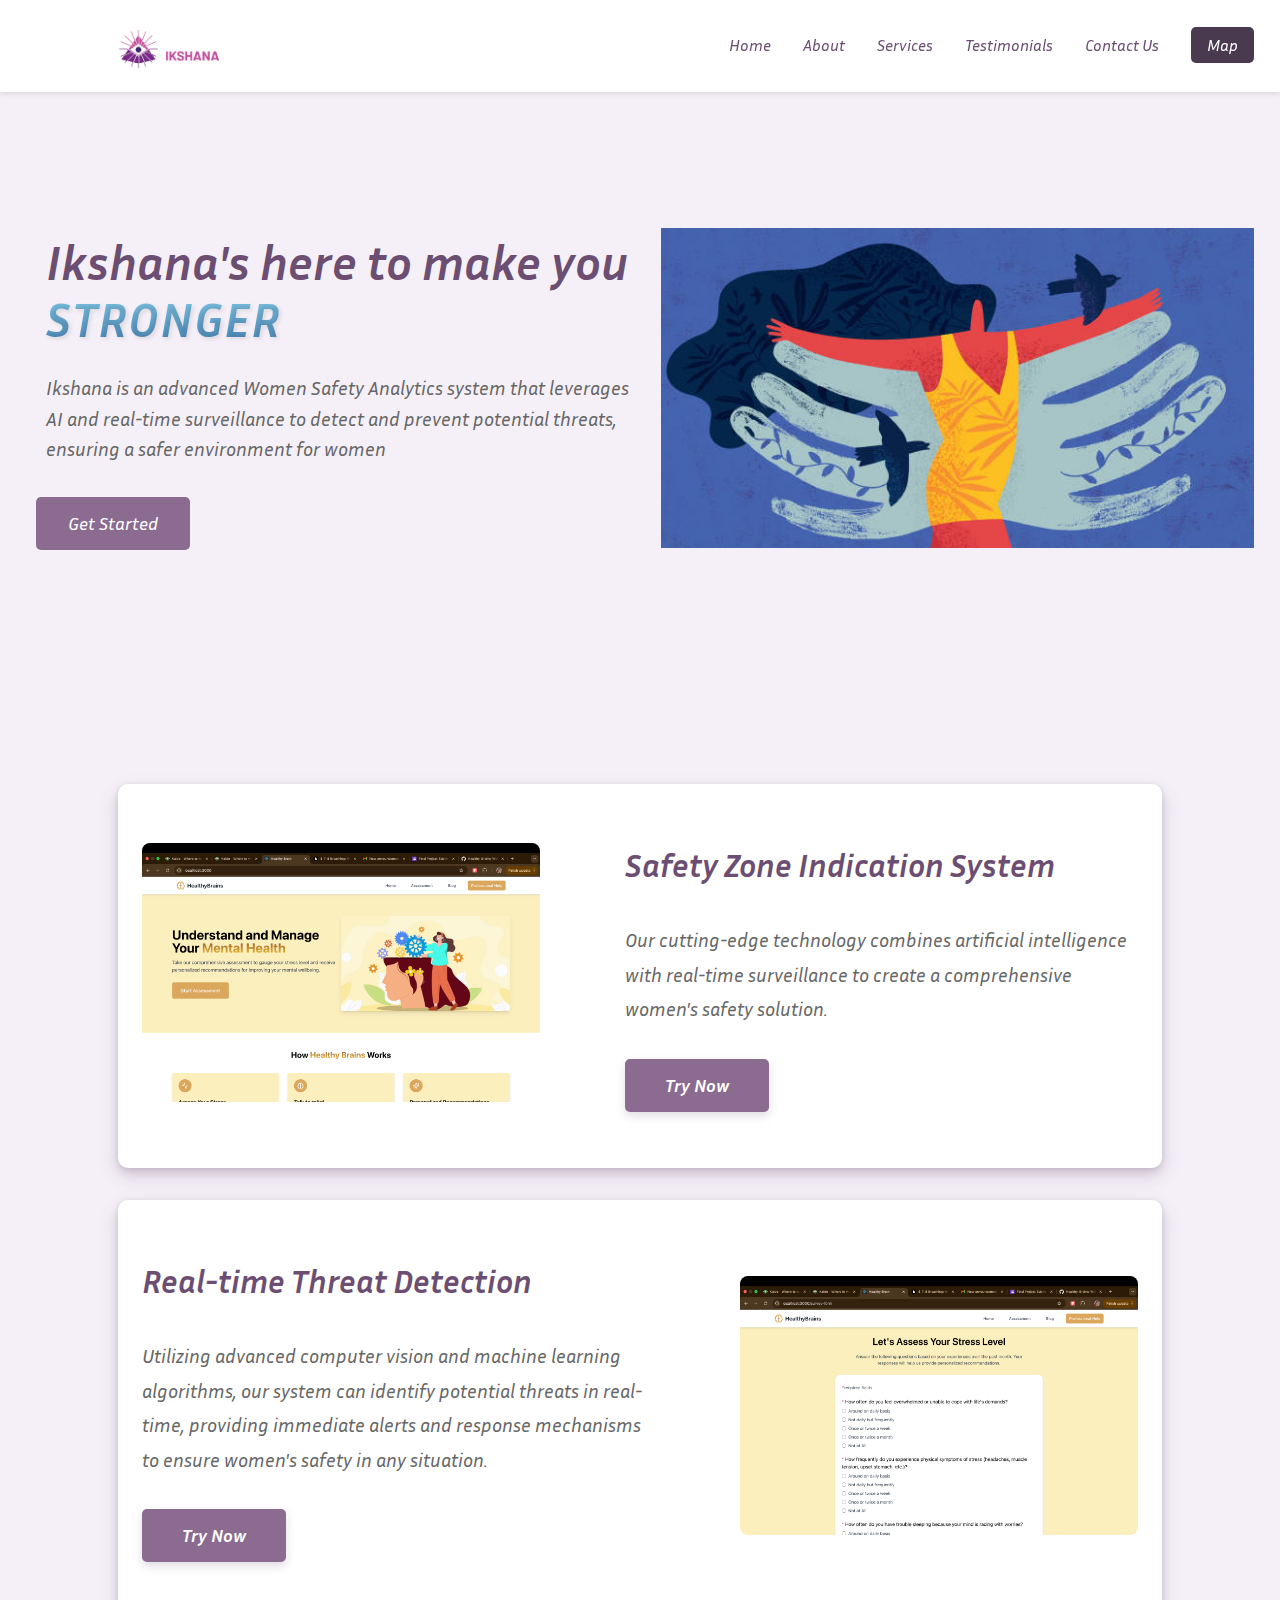
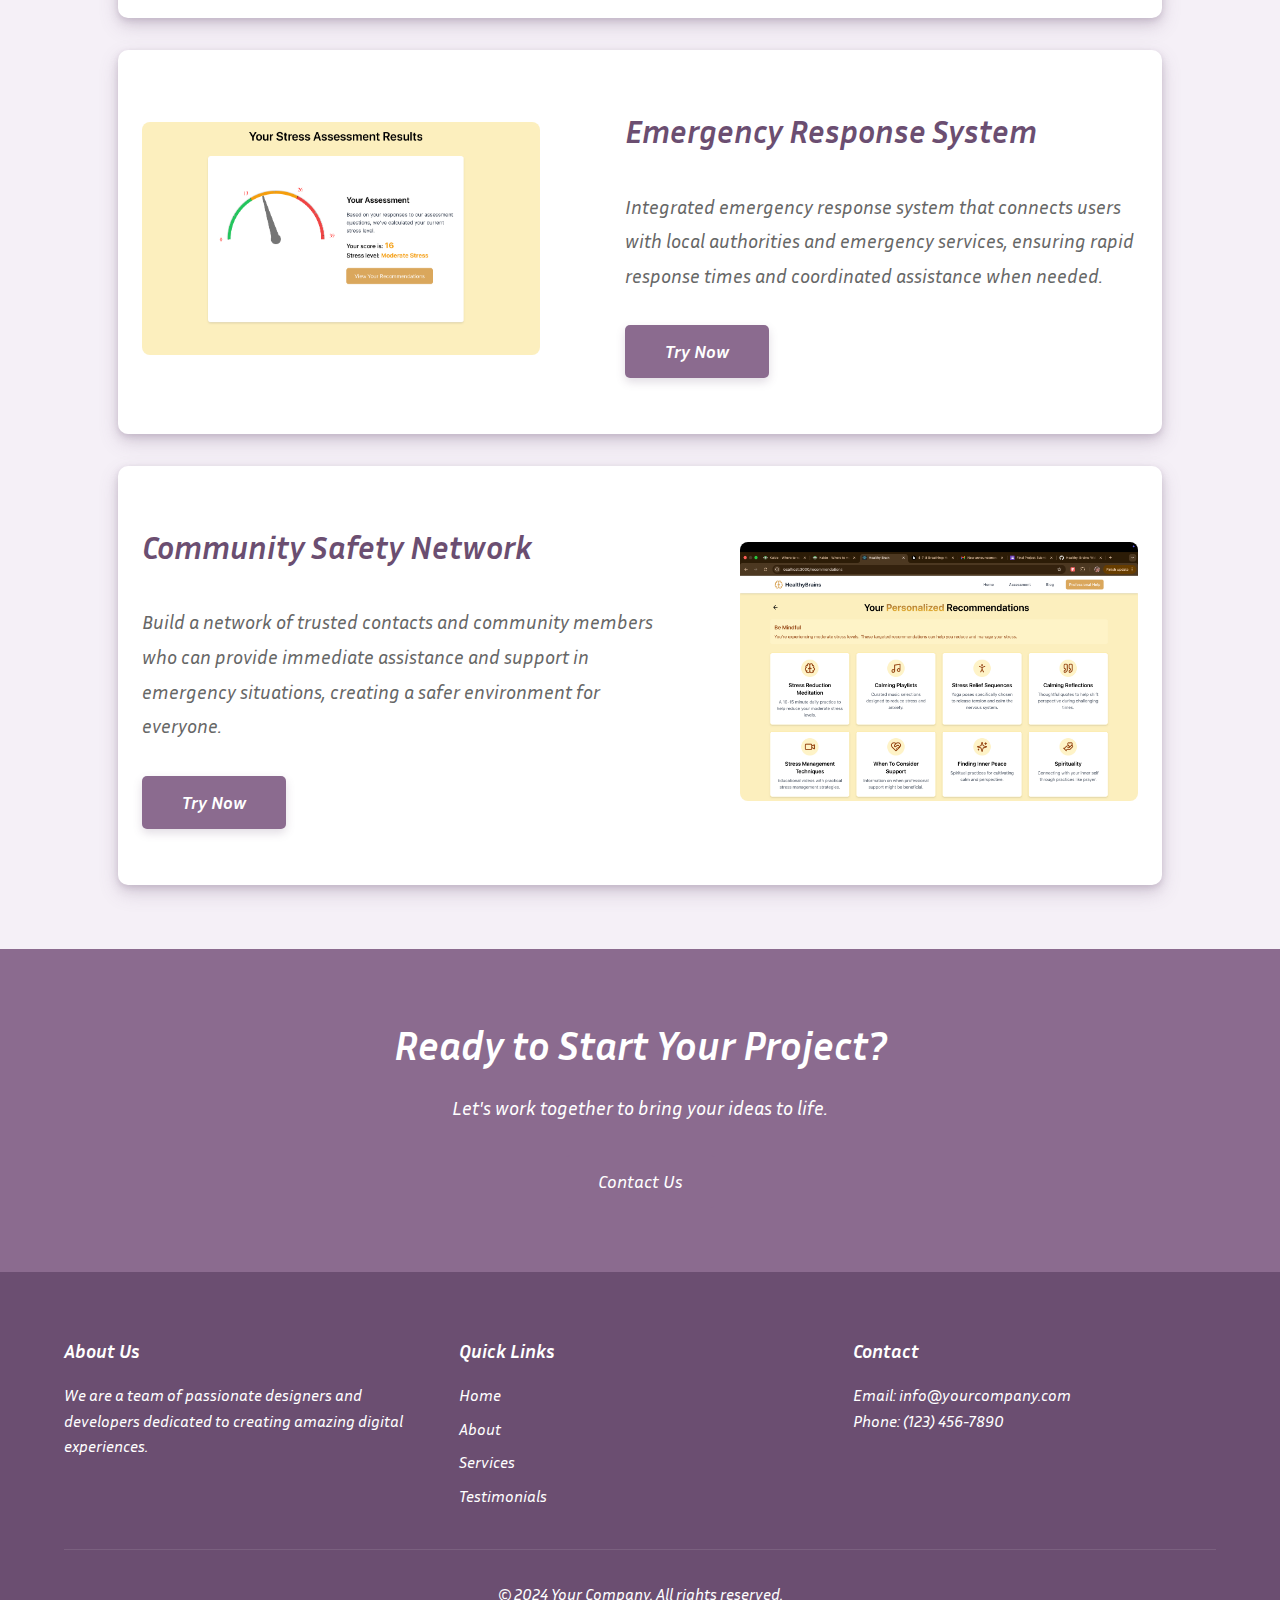
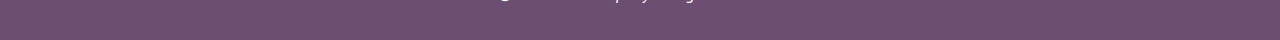
<file: index.html>
<!DOCTYPE html>
<html lang="en">

<head>
    <meta charset="UTF-8">
    <meta name="viewport" content="width=device-width, initial-scale=1.0">
    <title>Web Development Company</title>
    <link rel="preconnect" href="https://fonts.googleapis.com">
    <link rel="preconnect" href="https://fonts.gstatic.com" crossorigin>
    <link href="https://fonts.googleapis.com/css2?family=Inria+Sans:ital@0;1&display=swap" rel="stylesheet">
    <link rel="stylesheet" href="styles.css">
    <link rel="stylesheet" href="https://cdnjs.cloudflare.com/ajax/libs/font-awesome/6.0.0/css/all.min.css">
</head>

<body>
    <header>
        <nav>
            <div class="logo">
                <img src="logo.png" alt="Company Logo" class="logo-img">
            </div>
            <ul class="nav-links">
                <li><a href="#home">Home</a></li>
                <li><a href="#about">About</a></li>
                <li><a href="#services">Services</a></li>
                <li><a href="#testimonials">Testimonials</a></li>
                <li><a href="#contact">Contact Us</a></li>
                <li><a href="#map" class="map-link">Map</a></li>
            </ul>
        </nav>
    </header>

    <main>
        <section class="hero">
            <div class="hero-content">
                <h1>Ikshana's here to make you <span class="gradient-text">STRONGER</span></h1>
                <p>Ikshana is an advanced Women Safety Analytics system that leverages AI and real-time surveillance to
                    detect and prevent potential threats, ensuring a safer environment for women</p>
                <button class="cta-button">Get Started</button>
            </div>
            <div class="hero-image">
                <img src="herotr.jpg" alt="hero image">
            </div>
        </section>

        <section class="features">
            <div class="feature-long-box">
                <div class="feature-image">
                    <img src="demo1.png" alt="Feature Image">
                </div>
                <div class="feature-text">
                    <h3>Safety Zone Indication System</h3>
                    <p>Our cutting-edge technology combines artificial intelligence with real-time surveillance to create a comprehensive women's safety solution.</p>
                    <button class="try-now-button">Try Now</button>
                </div>
            </div>

            <div class="feature-long-box reverse">
                <div class="feature-text">
                    <h3>Real-time Threat Detection</h3>
                    <p>Utilizing advanced computer vision and machine learning algorithms, our system can identify potential threats in real-time, providing immediate alerts and response mechanisms to ensure women's safety in any situation.</p>
                    <button class="try-now-button">Try Now</button>
                </div>
                <div class="feature-image">
                    <img src="demo2.png" alt="Threat Detection">
                </div>
            </div>

            <div class="feature-long-box">
                <div class="feature-image">
                    <img src="demo3.png" alt="Emergency Response">
                </div>
                <div class="feature-text">
                    <h3>Emergency Response System</h3>
                    <p>Integrated emergency response system that connects users with local authorities and emergency services, ensuring rapid response times and coordinated assistance when needed.</p>
                    <button class="try-now-button">Try Now</button>
                </div>
            </div>

            <div class="feature-long-box reverse">
                <div class="feature-text">
                    <h3>Community Safety Network</h3>
                    <p>Build a network of trusted contacts and community members who can provide immediate assistance and support in emergency situations, creating a safer environment for everyone.</p>
                    <button class="try-now-button">Try Now</button>
                </div>
                <div class="feature-image">
                    <img src="demo4.png" alt="Community Network">
                </div>
            </div>
        </section>

        <section class="cta-section">
            <h2>Ready to Start Your Project?</h2>
            <p>Let's work together to bring your ideas to life.</p>
            <button class="cta-button">Contact Us</button>
        </section>
    </main>

    <footer>
        <div class="footer-content">
            <div class="footer-section">
                <h4>About Us</h4>
                <p>We are a team of passionate designers and developers dedicated to creating amazing digital
                    experiences.</p>
            </div>
            <div class="footer-section">
                <h4>Quick Links</h4>
                <ul>
                    <li><a href="#home">Home</a></li>
                    <li><a href="#about">About</a></li>
                    <li><a href="#services">Services</a></li>
                    <li><a href="#testimonials">Testimonials</a></li>
                </ul>
            </div>
            <div class="footer-section">
                <h4>Contact</h4>
                <p>Email: info@yourcompany.com</p>
                <p>Phone: (123) 456-7890</p>
            </div>
        </div>
        <div class="footer-bottom">
            <p>&copy; 2024 Your Company. All rights reserved.</p>
        </div>
    </footer>
</body>

</html>
</file>
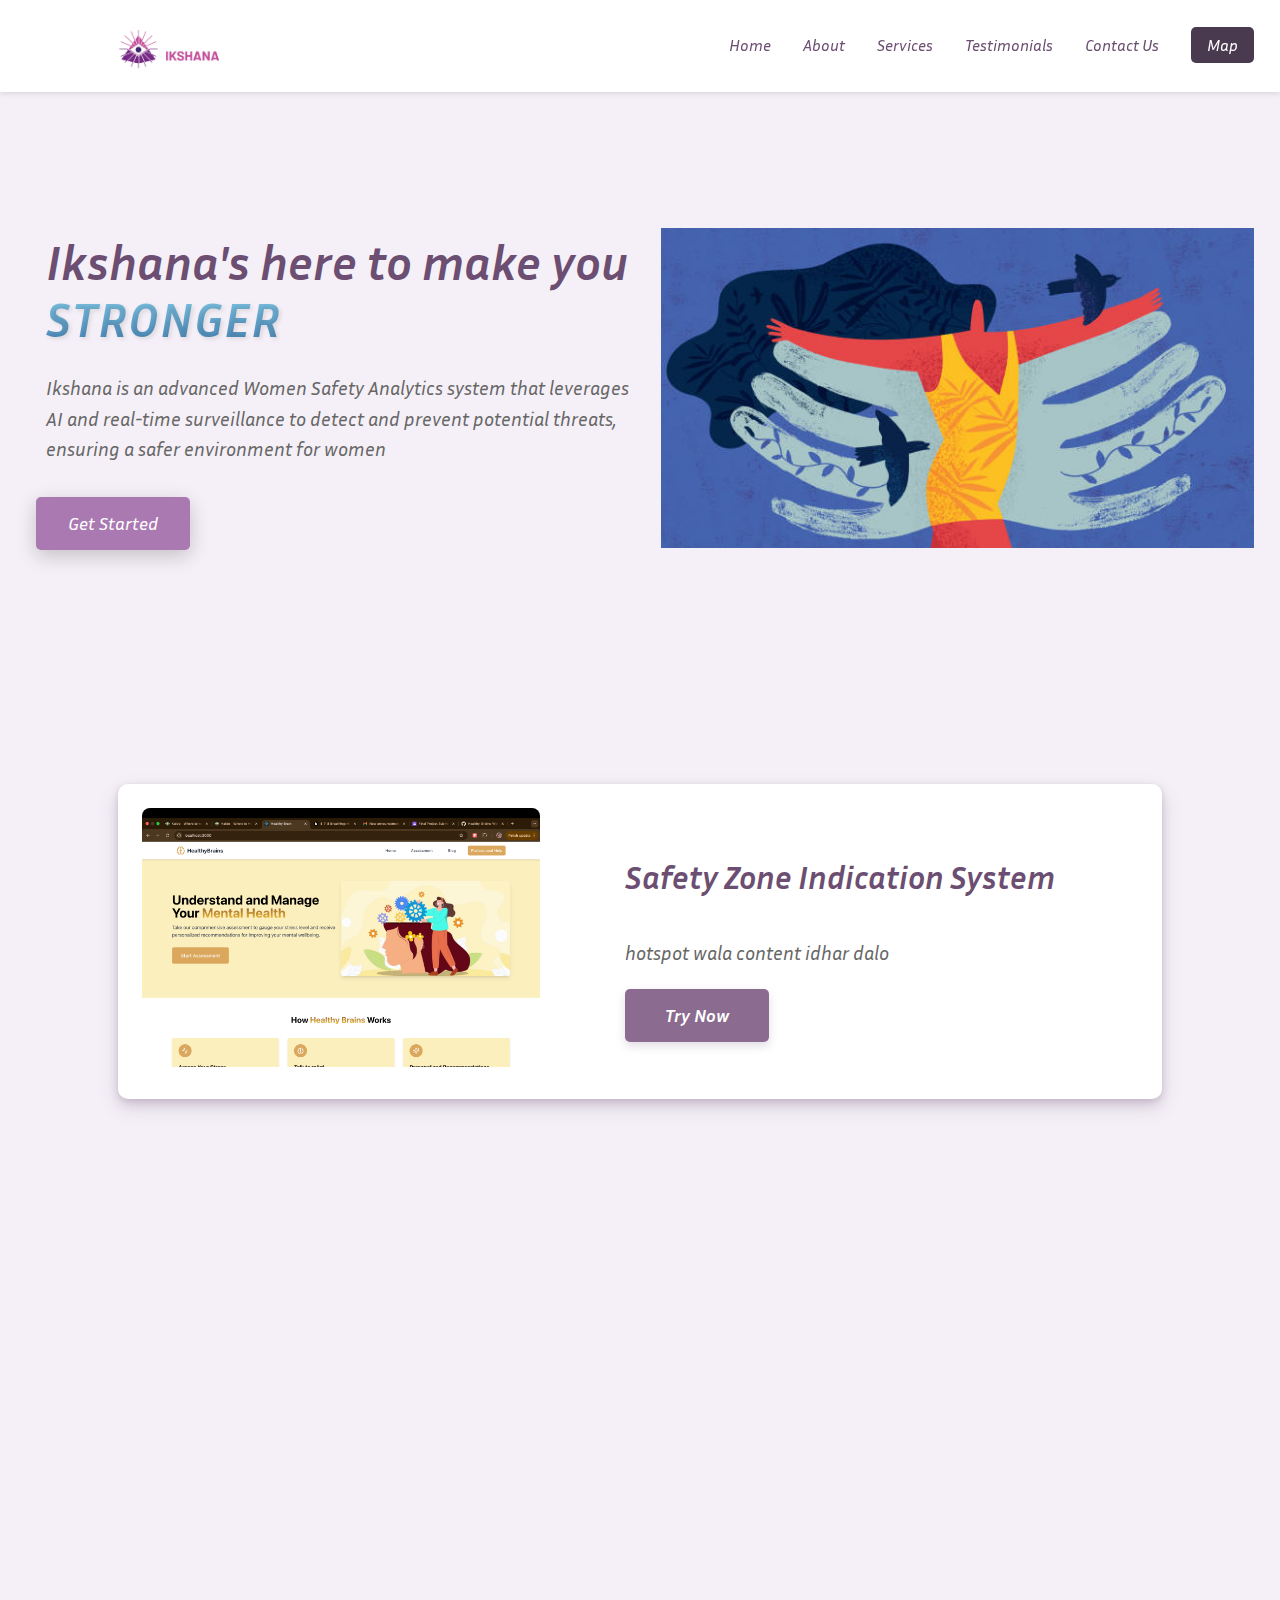
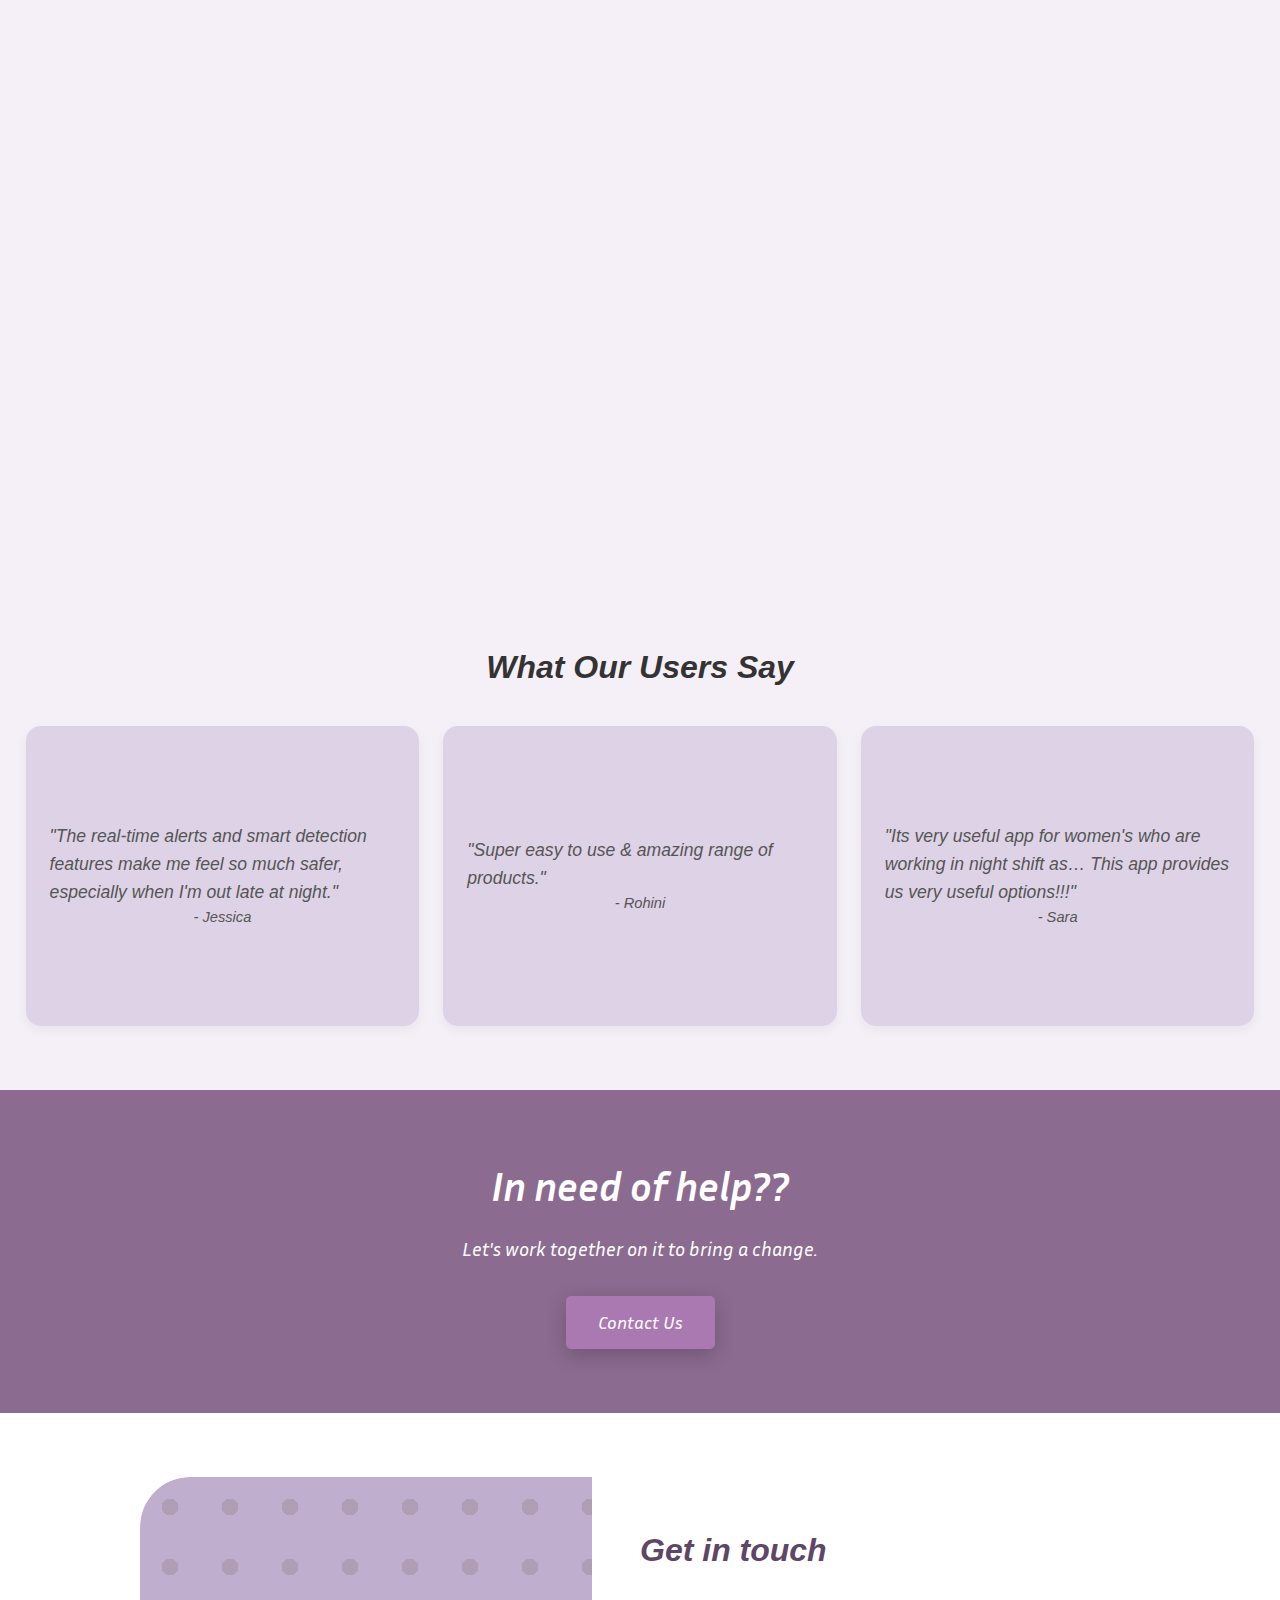
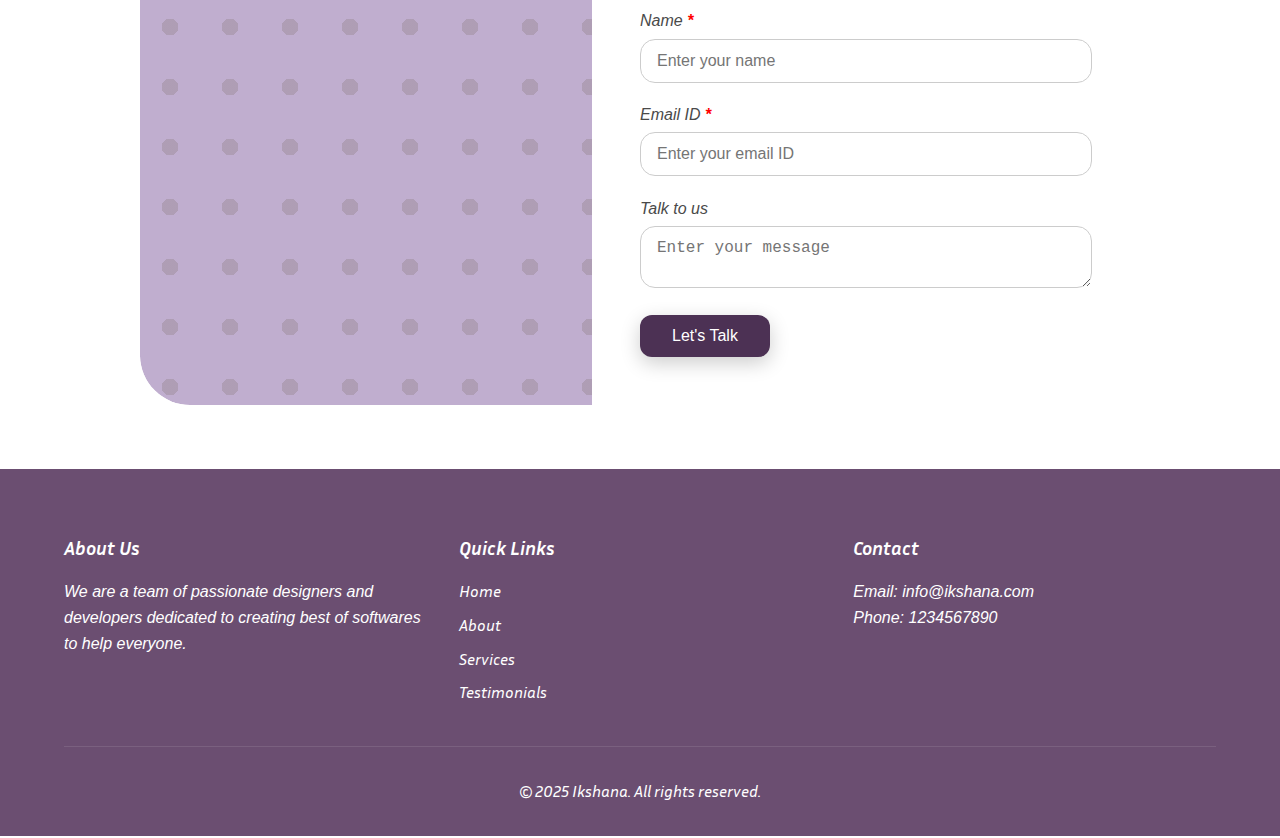
<file: updated/index.html>
<!DOCTYPE html>
<html lang="en">

<head>
    <meta charset="UTF-8">
    <meta name="viewport" content="width=device-width, initial-scale=1.0">
    <title>Web Development Company</title>
    <link rel="preconnect" href="https://fonts.googleapis.com">
    <link rel="preconnect" href="https://fonts.gstatic.com" crossorigin>
    <link href="https://fonts.googleapis.com/css2?family=Inria+Sans:ital@0;1&display=swap" rel="stylesheet">
    <link rel="stylesheet" href="styles.css">
    <link rel="stylesheet" href="https://cdnjs.cloudflare.com/ajax/libs/font-awesome/6.0.0/css/all.min.css">

</head>

<body>
    <script src="script.js"></script>

    <header>
        <nav>
            <div class="logo">
                <img src="logo.png" alt="Company Logo" class="logo-img">
            </div>
            <ul class="nav-links">
                <li><a href="#home">Home</a></li>
                <li><a href="#about">About</a></li>
                <li><a href="#services">Services</a></li>
                <li><a href="#testimonials">Testimonials</a></li>
                <li><a href="#contact">Contact Us</a></li>
                <li><a href="#map" class="map-link">Map</a></li>
            </ul>
        </nav>
    </header>

    <main>
        <section class="hero">
            <div class="hero-content">
                <h1>Ikshana's here to make you <span class="gradient-text">STRONGER</span></h1>
                <p>Ikshana is an advanced Women Safety Analytics system that leverages AI and real-time surveillance to
                    detect and prevent potential threats, ensuring a safer environment for women</p>
                <button class="cta-button">Get Started</button>
            </div>
            <div class="hero-image">
                <img src="herotr.jpg" alt="hero image">
            </div>
        </section>

        <section class="features">
            <div class="feature-long-box">
                <div class="feature-image">
                    <img src="demo1.png" alt="Feature Image">
                </div>
                <div class="feature-text">
                    <h3>Safety Zone Indication System</h3>
                    <p>hotspot wala content idhar dalo</p>
                    <a href="feature1.html" class="try-now-button">Try Now</a>
                </div>
            </div>

            <div class="feature-long-box reverse">
                <div class="feature-text">
                    <h3>SOS</h3>
                    <p>SOS wala idhr</p>
                    <a href="feature2.html" class="try-now-button">Try Now</a>
                </div>
                <div class="feature-image">
                    <img src="demo2.png" alt="Threat Detection">
                </div>
            </div>

            <div class="feature-long-box">
                <div class="feature-image">
                    <img src="demo3.png" alt="Emergency Response">
                </div>
                <div class="feature-text">
                    <h3>Report an area or mishap</h3>
                    <p>report form add</p>
                    <a href="feature3.html" class="try-now-button">Try Now</a>
                </div>
            </div>

            <div class="feature-long-box reverse">
                <div class="feature-text">
                    <h3>Buy our products</h3>
                    <p>safety gadgets</p>
                    <a href="feature4.html" class="try-now-button">Try Now</a>
                </div>
                <div class="feature-image">
                    <img src="demo4.png" alt="Community Network">
                </div>
            </div>
        </section>

        
        <section class="testimonials-flex-section">
            <div class="container">
                <h2>What Our Users Say</h2>
                <div class="testimonial-flex-container">
                    <div class="testimonial-rect">"The real-time alerts and smart detection features make me feel so much safer, especially when I'm out late at night."<br><small>- Jessica</small></div>
                    <div class="testimonial-rect">"Super easy to use & amazing range of products."<br><small>- Rohini</small></div>
                    <div class="testimonial-rect">"Its very useful app for women's who are working in night shift as… This app provides us very useful options!!!"<br><small>- Sara</small></div>
                </div>
            </div>
        </section>

        <section class="cta-section">
            <h2>In need of help??</h2>
            <p>Let's work together on it to bring a change.</p>
            <button class="cta-button">Contact Us</button>
        </section>

        <section class="contact-section">
            <div class="contact-wrapper">
              <div class="contact-bg"></div>
              <div class="contact-form">
                <h2>Get in touch</h2>
                <form>
                  <label for="name">Name <span class="required">*</span></label>
                  <input type="text" id="name" placeholder="Enter your name" required />
          
                  <label for="email">Email ID <span class="required">*</span></label>
                  <input type="email" id="email" placeholder="Enter your email ID" required />
          
                  <label for="message">Talk to us</label>
                  <textarea id="message" placeholder="Enter your message"></textarea>
          
                  <button type="submit">Let's Talk</button>
                </form>
              </div>
            </div>
          </section>          

    </main>

    <footer>
        <div class="footer-content">
            <div class="footer-section">
                <h4>About Us</h4>
                <p>We are a team of passionate designers and developers dedicated to creating best of softwares to help everyone.</p>
            </div>
            <div class="footer-section">
                <h4>Quick Links</h4>
                <ul>
                    <li><a href="#home">Home</a></li>
                    <li><a href="#about">About</a></li>
                    <li><a href="#services">Services</a></li>
                    <li><a href="#testimonials">Testimonials</a></li>
                </ul>
            </div>
            <div class="footer-section">
                <h4>Contact</h4>
                <p>Email: info@ikshana.com</p>
                <p>Phone: 1234567890</p>
            </div>
        </div>
        <div class="footer-bottom">
            <p>&copy; 2025 Ikshana. All rights reserved.</p>
        </div>
    </footer>
</body>

</html>
</file>
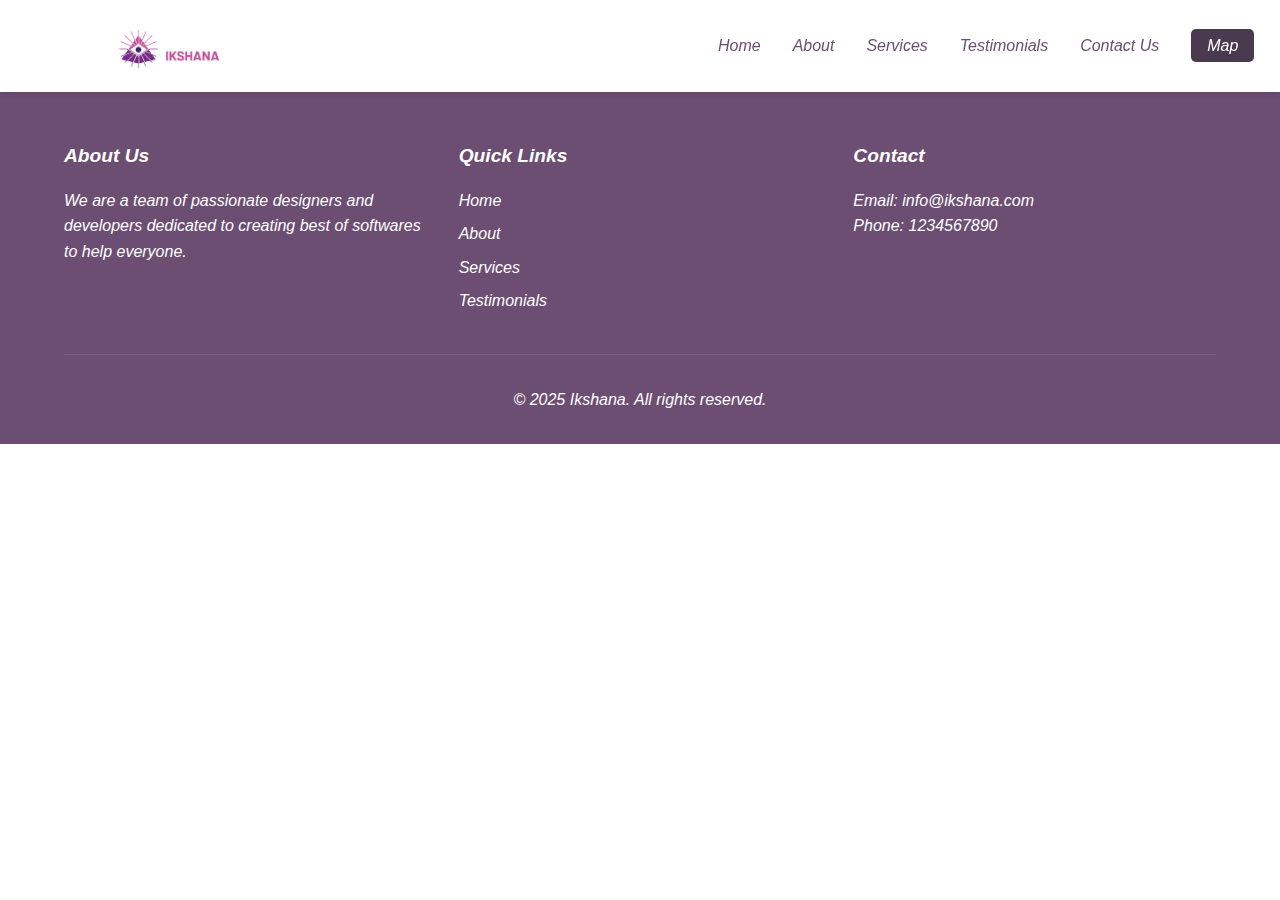
<file: updated/feature1.html>
<!DOCTYPE html>
<html lang="en">
<head>
    <meta charset="UTF-8">
    <meta name="viewport" content="width=device-width, initial-scale=1.0">
    <title>Safety Zone Indication System - Ikshana</title>
    <link rel="stylesheet" href="styles.css">
    <link rel="stylesheet" href="https://cdnjs.cloudflare.com/ajax/libs/font-awesome/6.0.0/css/all.min.css">
</head>
<body>
    <!-- Header -->
    <header>
        <nav>
            <div class="logo">
                <img src="logo.png" alt="Company Logo" class="logo-img">
            </div>
            <ul class="nav-links">
                <li><a href="index.html#home">Home</a></li>
                <li><a href="index.html#about">About</a></li>
                <li><a href="index.html#services">Services</a></li>
                <li><a href="index.html#testimonials">Testimonials</a></li>
                <li><a href="index.html#contact">Contact Us</a></li>
                <li><a href="index.html#map" class="map-link">Map</a></li>
            </ul>
        </nav>
    </header>

    <main>
        <section class="feature-page">
            <h1>Safety Zone Indication System</h1>
            <p>This is the dedicated page for the Safety Zone Indication System feature.</p>
        </section>
    </main>

    <!-- Footer -->
    <footer>
        <div class="footer-content">
            <div class="footer-section">
                <h4>About Us</h4>
                <p>We are a team of passionate designers and developers dedicated to creating best of softwares to help everyone.</p>
            </div>
            <div class="footer-section">
                <h4>Quick Links</h4>
                <ul>
                    <li><a href="index.html#home">Home</a></li>
                    <li><a href="index.html#about">About</a></li>
                    <li><a href="index.html#services">Services</a></li>
                    <li><a href="index.html#testimonials">Testimonials</a></li>
                </ul>
            </div>
            <div class="footer-section">
                <h4>Contact</h4>
                <p>Email: info@ikshana.com</p>
                <p>Phone: 1234567890</p>
            </div>
        </div>
        <div class="footer-bottom">
            <p>&copy; 2025 Ikshana. All rights reserved.</p>
        </div>
    </footer>
</body>
</html>
</file>
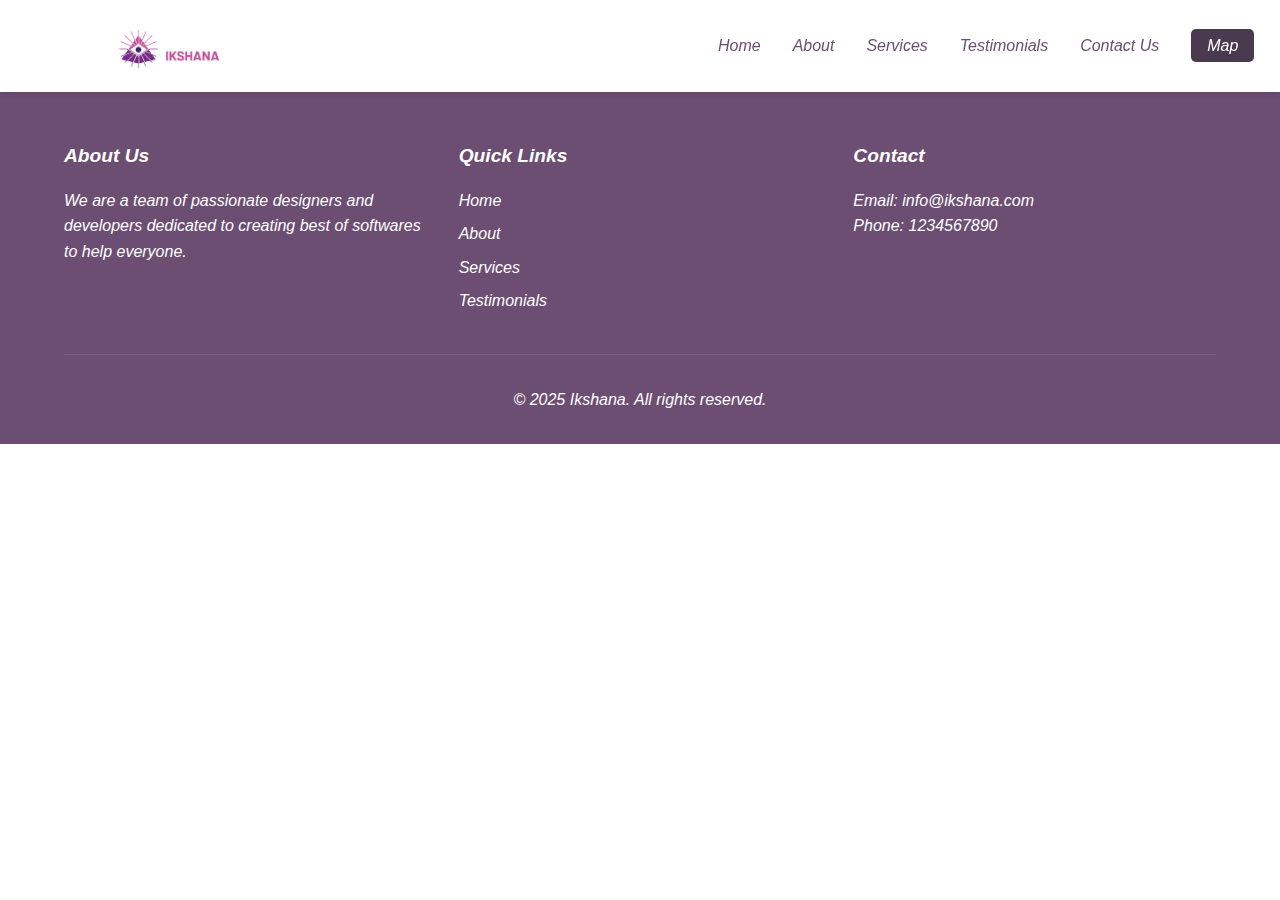
<file: updated/feature2.html>
<!DOCTYPE html>
<html lang="en">
<head>
    <meta charset="UTF-8">
    <meta name="viewport" content="width=device-width, initial-scale=1.0">
    <title>SOS - Ikshana</title>
    <link rel="stylesheet" href="styles.css">
    <link rel="stylesheet" href="https://cdnjs.cloudflare.com/ajax/libs/font-awesome/6.0.0/css/all.min.css">
</head>
<body>
    <!-- Header -->
    <header>
        <nav>
            <div class="logo">
                <img src="logo.png" alt="Company Logo" class="logo-img">
            </div>
            <ul class="nav-links">
                <li><a href="index.html#home">Home</a></li>
                <li><a href="index.html#about">About</a></li>
                <li><a href="index.html#services">Services</a></li>
                <li><a href="index.html#testimonials">Testimonials</a></li>
                <li><a href="index.html#contact">Contact Us</a></li>
                <li><a href="index.html#map" class="map-link">Map</a></li>
            </ul>
        </nav>
    </header>

    <main>
        <section class="feature-page">
            <h1>SOS</h1>
            <p>This is the dedicated page for the SOS feature.</p>
        </section>
    </main>

    <!-- Footer -->
    <footer>
        <div class="footer-content">
            <div class="footer-section">
                <h4>About Us</h4>
                <p>We are a team of passionate designers and developers dedicated to creating best of softwares to help everyone.</p>
            </div>
            <div class="footer-section">
                <h4>Quick Links</h4>
                <ul>
                    <li><a href="index.html#home">Home</a></li>
                    <li><a href="index.html#about">About</a></li>
                    <li><a href="index.html#services">Services</a></li>
                    <li><a href="index.html#testimonials">Testimonials</a></li>
                </ul>
            </div>
            <div class="footer-section">
                <h4>Contact</h4>
                <p>Email: info@ikshana.com</p>
                <p>Phone: 1234567890</p>
            </div>
        </div>
        <div class="footer-bottom">
            <p>&copy; 2025 Ikshana. All rights reserved.</p>
        </div>
    </footer>
</body>
</html>
</file>
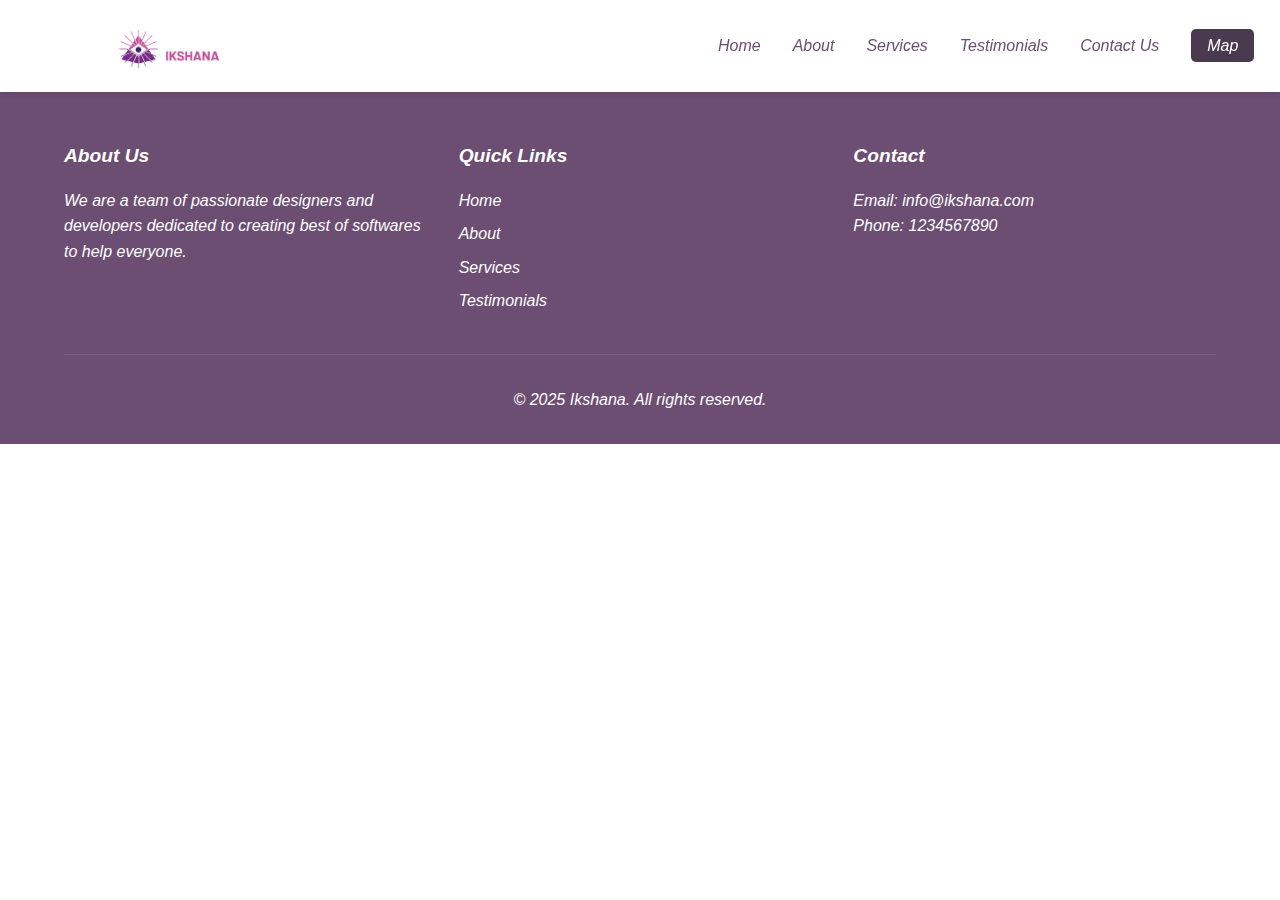
<file: updated/feature3.html>
<!DOCTYPE html>
<html lang="en">
<head>
    <meta charset="UTF-8">
    <meta name="viewport" content="width=device-width, initial-scale=1.0">
    <title>Report an Area or Mishap - Ikshana</title>
    <link rel="stylesheet" href="styles.css">
    <link rel="stylesheet" href="https://cdnjs.cloudflare.com/ajax/libs/font-awesome/6.0.0/css/all.min.css">
</head>
<body>
    <!-- Header -->
    <header>
        <nav>
            <div class="logo">
                <img src="logo.png" alt="Company Logo" class="logo-img">
            </div>
            <ul class="nav-links">
                <li><a href="index.html#home">Home</a></li>
                <li><a href="index.html#about">About</a></li>
                <li><a href="index.html#services">Services</a></li>
                <li><a href="index.html#testimonials">Testimonials</a></li>
                <li><a href="index.html#contact">Contact Us</a></li>
                <li><a href="index.html#map" class="map-link">Map</a></li>
            </ul>
        </nav>
    </header>

    <main>
        <section class="feature-page">
            <h1>Report an Area or Mishap</h1>
            <p>This is the dedicated page for reporting an area or mishap.</p>
        </section>
    </main>

    <!-- Footer -->
    <footer>
        <div class="footer-content">
            <div class="footer-section">
                <h4>About Us</h4>
                <p>We are a team of passionate designers and developers dedicated to creating best of softwares to help everyone.</p>
            </div>
            <div class="footer-section">
                <h4>Quick Links</h4>
                <ul>
                    <li><a href="index.html#home">Home</a></li>
                    <li><a href="index.html#about">About</a></li>
                    <li><a href="index.html#services">Services</a></li>
                    <li><a href="index.html#testimonials">Testimonials</a></li>
                </ul>
            </div>
            <div class="footer-section">
                <h4>Contact</h4>
                <p>Email: info@ikshana.com</p>
                <p>Phone: 1234567890</p>
            </div>
        </div>
        <div class="footer-bottom">
            <p>&copy; 2025 Ikshana. All rights reserved.</p>
        </div>
    </footer>
</body>
</html>
</file>
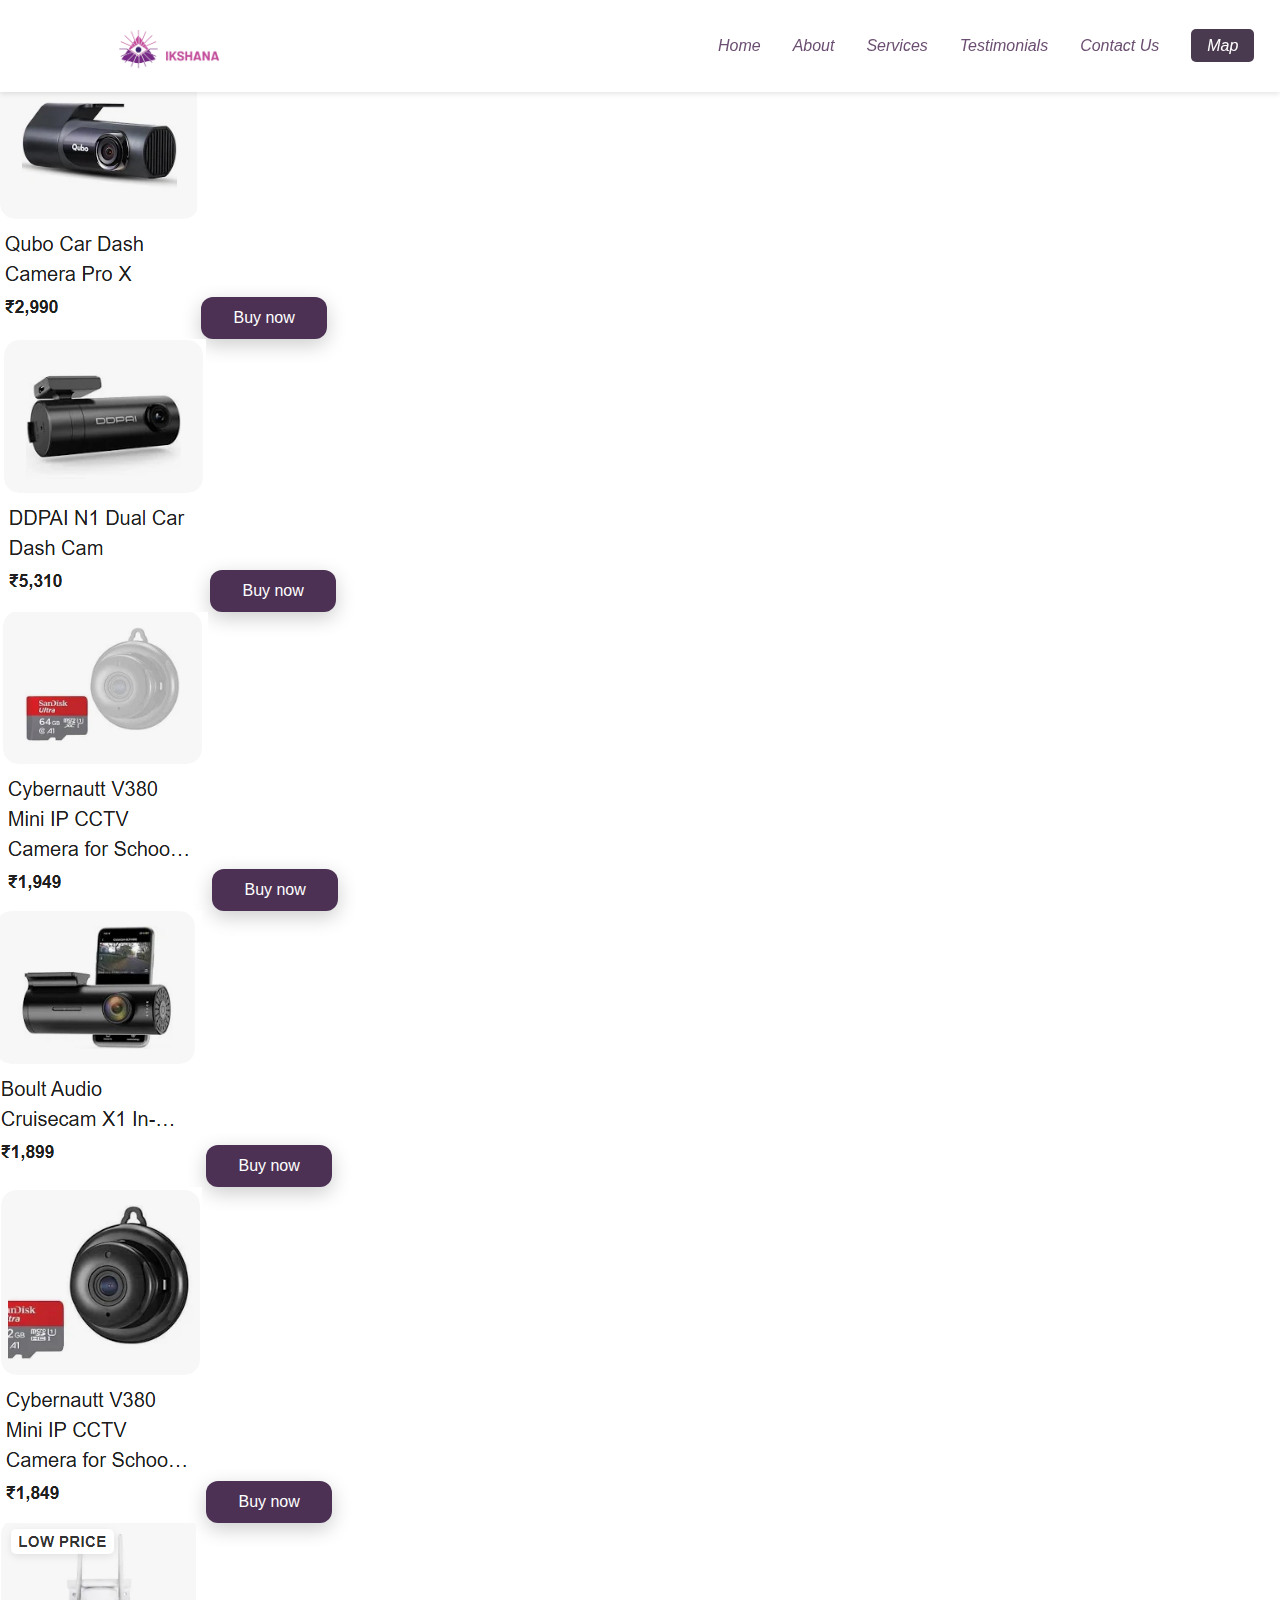
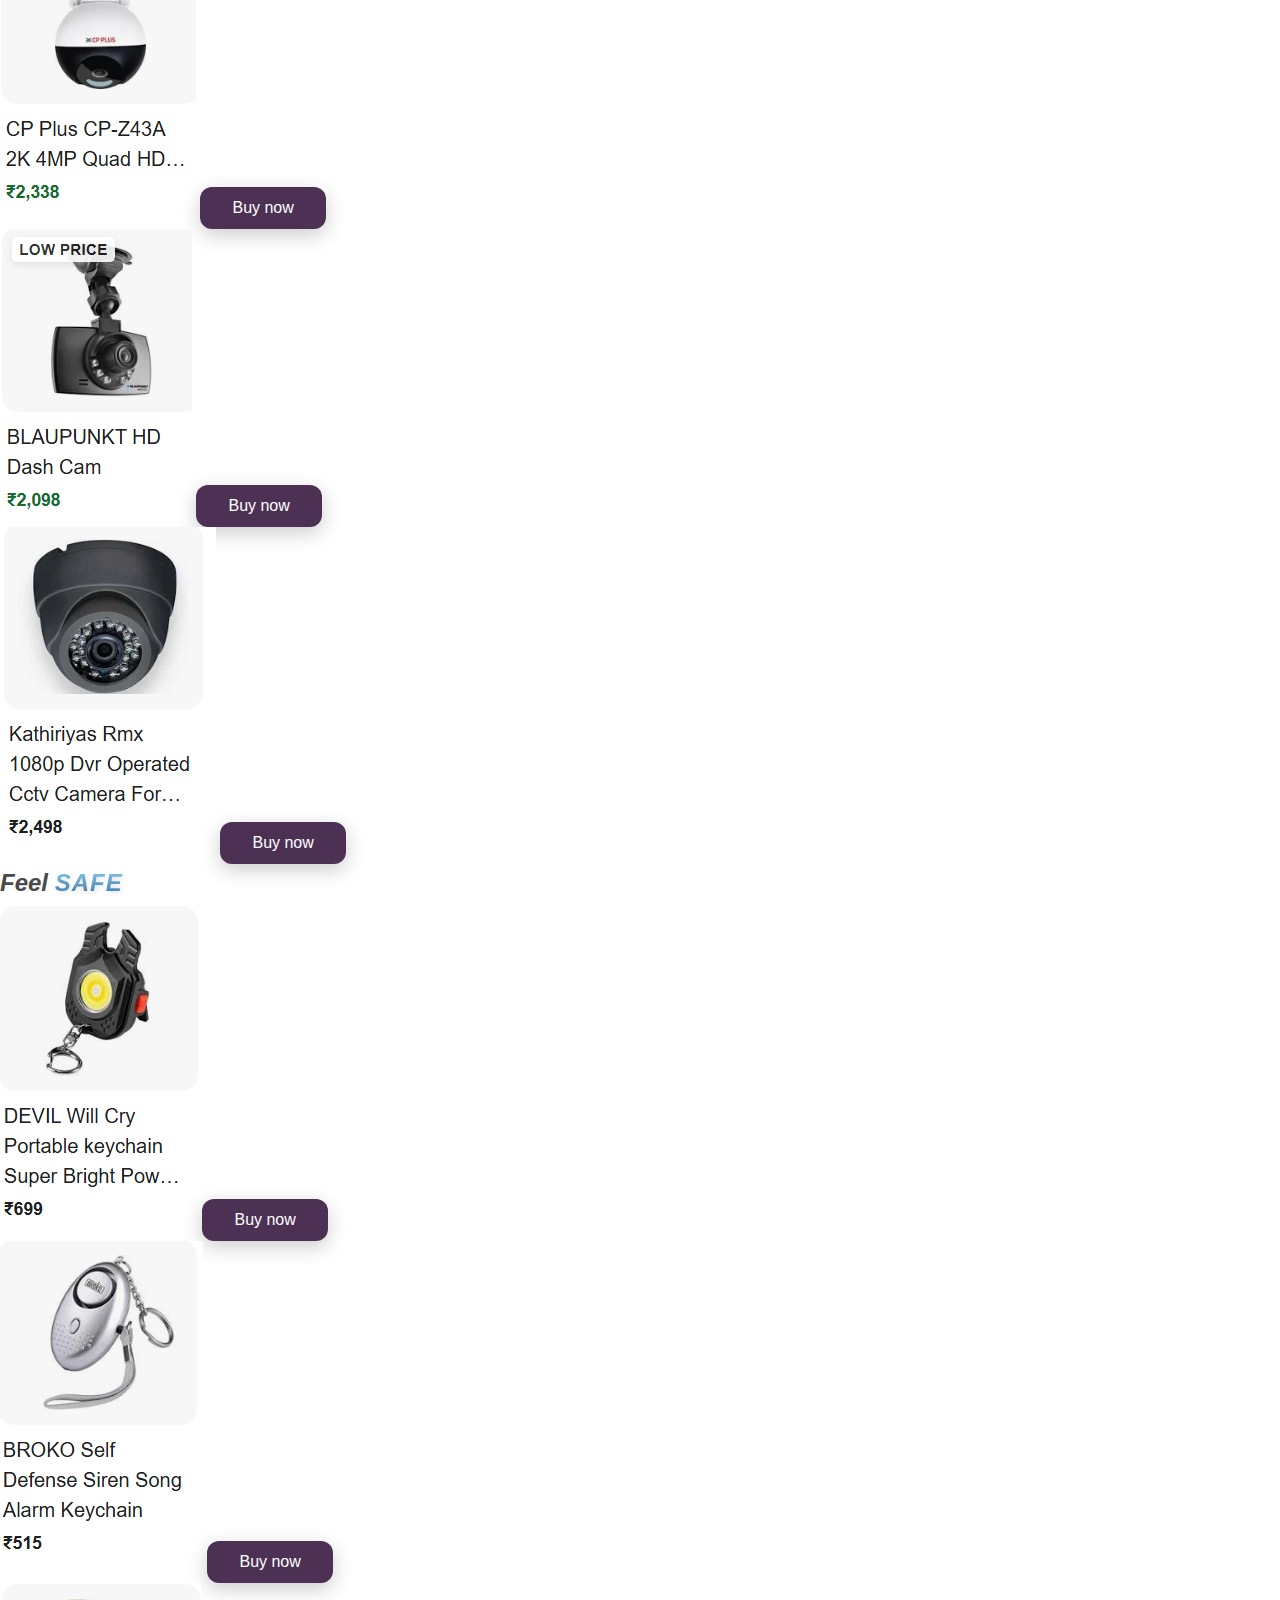
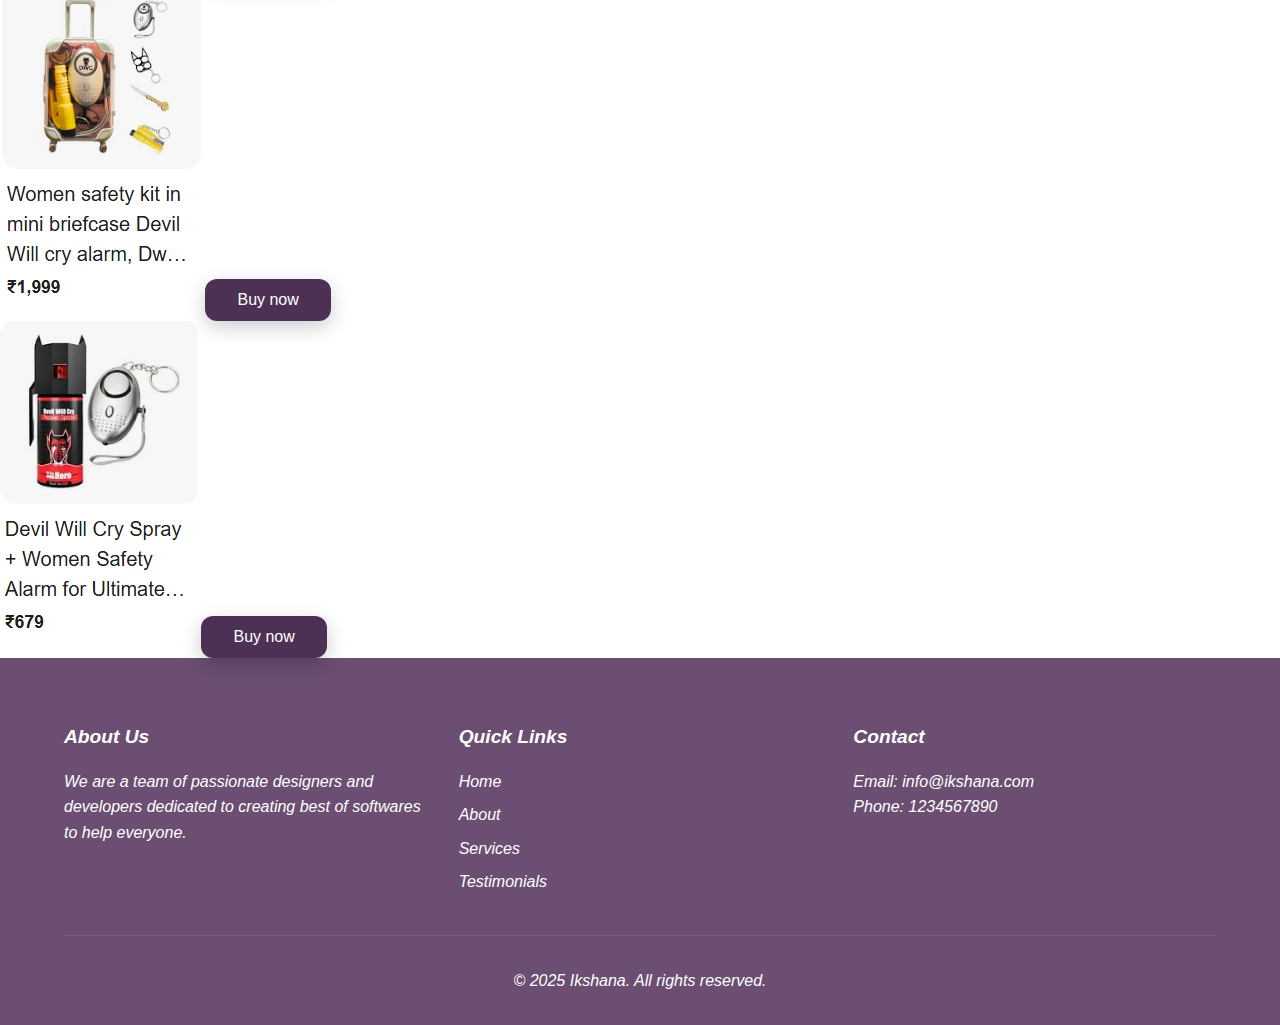
<file: updated/feature4.html>
<!DOCTYPE html>
<html lang="en">
<head>
    <meta charset="UTF-8">
    <meta name="viewport" content="width=device-width, initial-scale=1.0">
    <title>Buy Our Products - Ikshana</title>
    <link rel="stylesheet" href="styles.css">
    <link rel="stylesheet" href="https://cdnjs.cloudflare.com/ajax/libs/font-awesome/6.0.0/css/all.min.css">
</head>
<body>
    <!-- Header -->
    <header>
        <nav>
            <div class="logo">
                <img src="logo.png" alt="Company Logo" class="logo-img">
            </div>
            <ul class="nav-links">
                <li><a href="index.html#home">Home</a></li>
                <li><a href="index.html#about">About</a></li>
                <li><a href="index.html#services">Services</a></li>
                <li><a href="index.html#testimonials">Testimonials</a></li>
                <li><a href="index.html#contact">Contact Us</a></li>
                <li><a href="index.html#map" class="map-link">Map</a></li>
            </ul>
        </nav>
    </header>

    <main>
        <!-- Make Environment SAFER Section -->
        <section class="products-section">
            <h2 class="center-heading" style="font-weight:bold; margin-top: 32px;">
                Make Environment <span class="gradient-text">SAFER</span>
            </h2>
            <div class="products-row">
                <div class="product-card">
                    <img src="productImages/p1.png" alt="Product 1">
                    <button class="buy-now-button">Buy now</button>
                </div>
                <div class="product-card">
                    <img src="productImages/p2.png" alt="Product 2">
                    <button class="buy-now-button">Buy now</button>
                </div>
                <div class="product-card">
                    <img src="productImages/p3.png" alt="Product 3">
                    <button class="buy-now-button">Buy now</button>
                </div>
                <div class="product-card">
                    <img src="productImages/p4.png" alt="Product 4">
                    <button class="buy-now-button">Buy now</button>
                </div>
            </div>
            <div class="products-row">
                <div class="product-card">
                    <img src="productImages/p5.png" alt="Product 5">
                    <button class="buy-now-button">Buy now</button>
                </div>
                <div class="product-card">
                    <img src="productImages/p6.png" alt="Product 6">
                    <button class="buy-now-button">Buy now</button>
                </div>
                <div class="product-card">
                    <img src="productImages/p7.png" alt="Product 7">
                    <button class="buy-now-button">Buy now</button>
                </div>
                <div class="product-card">
                    <img src="productImages/p8.png" alt="Product 8">
                    <button class="buy-now-button">Buy now</button>
                </div>
            </div>
        </section>

        <!-- Feel SAFE Section -->
        <section class="products-section">
            <h2 class="center-heading" style="font-weight:bold;">
                Feel <span class="gradient-text">SAFE</span>
            </h2>
            <div class="products-row">
                <div class="product-card">
                    <img src="productImages/p9.png" alt="Product 9">
                    <button class="buy-now-button">Buy now</button>
                </div>
                <div class="product-card">
                    <img src="productImages/p10.png" alt="Product 10">
                    <button class="buy-now-button">Buy now</button>
                </div>
                <div class="product-card">
                    <img src="productImages/p11.png" alt="Product 11">
                    <button class="buy-now-button">Buy now</button>
                </div>
                <div class="product-card">
                    <img src="productImages/p12.png" alt="Product 12">
                    <button class="buy-now-button">Buy now</button>
                </div>
            </div>
        </section>
    </main>

    <!-- Footer -->
    <footer>
        <div class="footer-content">
            <div class="footer-section">
                <h4>About Us</h4>
                <p>We are a team of passionate designers and developers dedicated to creating best of softwares to help everyone.</p>
            </div>
            <div class="footer-section">
                <h4>Quick Links</h4>
                <ul>
                    <li><a href="index.html#home">Home</a></li>
                    <li><a href="index.html#about">About</a></li>
                    <li><a href="index.html#services">Services</a></li>
                    <li><a href="index.html#testimonials">Testimonials</a></li>
                </ul>
            </div>
            <div class="footer-section">
                <h4>Contact</h4>
                <p>Email: info@ikshana.com</p>
                <p>Phone: 1234567890</p>
            </div>
        </div>
        <div class="footer-bottom">
            <p>&copy; 2025 Ikshana. All rights reserved.</p>
        </div>
    </footer>
</body>
</html>
</file>
<file: styles.css>
/* Reset and base styles */
* {
    margin: 0;
    padding: 0;
    box-sizing: border-box;
}

body {
    font-family: 'Inria Sans', sans-serif;
    font-style: italic;
    line-height: 1.6;
    color: #4a4a4a;
}

/* Header and Navigation */
header {
    background-color: #fff;
    box-shadow: 0 2px 5px rgba(0, 0, 0, 0.1);
    position: fixed;
    width: 100%;
    top: 0;
    z-index: 1000;
}

nav {
    display: flex;
    justify-content: space-between;
    align-items: center;
    padding: 1rem 2% 1rem 0;
    max-width: 1400px;
    margin: 0 auto;
}

.logo {
    display: flex;
    align-items: center;
    margin-left: 3cm;
    font-size: 1.5rem;
    font-weight: bold;
    color: #6b4e71;
    font-family: 'Inria Sans', sans-serif;
    font-style: italic;
}

.logo-img {
    height: 60px;
    width: auto;
    object-fit: contain;
}

.nav-links {
    display: flex;
    list-style: none;
    gap: 2rem;
}

.nav-links a {
    text-decoration: none;
    color: #6b4e71;
    font-weight: 500;
    transition: color 0.3s ease;
    font-family: 'Inria Sans', sans-serif;
    font-style: italic;
}

.nav-links a:hover {
    color: #8b6b8f;
}

.map-link {
    background-color: #4a3a4f;
    color: #fff !important;
    padding: 0.5rem 1rem;
    border-radius: 5px;
    transition: background-color 0.3s ease !important;
}

.map-link:hover {
    background-color: #6b4e71;
    color: #fff !important;
}

/* Hero Section */
.hero {
    display: flex;
    align-items: center;
    justify-content: space-between;
    padding: 8rem 2% 4rem;
    max-width: 1400px;
    margin: 0 auto;
    min-height: 80vh;
    background-color: #f5f0f7;
}

.hero-content {
    flex: 1;
    padding-right: 2rem;
    padding-left: 10px;
}

.hero-content h1 {
    font-family: 'Inria Sans', sans-serif;
    font-style: italic;
    font-size: 3rem;
    font-weight: 900;
    color: #6b4e71;
    margin-bottom: 1.5rem;
    line-height: 1.2;
    padding-left: 10px;
}

.hero-content p {
    font-size: 1.2rem;
    color: #666;
    margin-bottom: 2rem;
    font-family: 'Inria Sans', sans-serif;
    font-style: italic;
    padding-left: 10px;
}

.hero-image {
    flex: 1;
    text-align: center;
}

.hero-image img {
    max-width: 100%;
    height: auto;
}

/* Features Section */
.features {
    padding: 4rem 2%;
    max-width: 1400px;
    margin: 0 auto;
    background-color: #f5f0f7;
    display: flex;
    flex-direction: column;
    gap: 2rem;
}

.feature-long-box {
    display: flex;
    align-items: center;
    background: #fff;
    padding: 1.5rem;
    border-radius: 10px;
    box-shadow: 0 8px 20px rgba(107, 78, 113, 0.2),
                0 4px 10px rgba(107, 78, 113, 0.15),
                0 2px 5px rgba(107, 78, 113, 0.1);
    gap: 8.5%;
    min-height: 200px;
    max-width: 85%;
    margin: 0 auto;
    justify-content: space-between;
}

.feature-image {
    flex: 0 0 40%;
    height: 100%;
}

.feature-image img {
    width: 100%;
    height: 100%;
    border-radius: 8px;
    object-fit: cover;
}

.feature-text {
    flex: 1;
    padding: 2rem 0;
}

.feature-text h3 {
    color: #6b4e71;
    margin-bottom: 2rem;
    font-family: 'Inria Sans', sans-serif;
    font-style: italic;
    font-size: 2rem;
}

.feature-text p {
    color: #666;
    line-height: 1.8;
    font-family: 'Inria Sans', sans-serif;
    font-style: italic;
    font-size: 1.2rem;
    margin-bottom: 2rem;
}

.try-now-button {
    background-color: #8b6b8f;
    color: #fff;
    border: none;
    padding: 1rem 2.5rem;
    font-size: 1.1rem;
    border-radius: 5px;
    cursor: pointer;
    transition: all 0.3s ease;
    font-family: 'Inria Sans', sans-serif;
    font-style: italic;
    font-weight: 600;
    box-shadow: 0 4px 10px rgba(107, 78, 113, 0.2);
}

.try-now-button:hover {
    background-color: #6b4e71;
    transform: translateY(-2px);
    box-shadow: 0 6px 15px rgba(107, 78, 113, 0.3);
}

/* CTA Section */
.cta-section {
    text-align: center;
    padding: 4rem 5%;
    background-color: #8b6b8f;
    color: #fff;
}

.cta-section h2 {
    font-size: 2.5rem;
    margin-bottom: 1rem;
    font-family: 'Inria Sans', sans-serif;
    font-style: italic;
}

.cta-section p {
    font-size: 1.2rem;
    margin-bottom: 2rem;
    font-family: 'Inria Sans', sans-serif;
    font-style: italic;
}

/* Buttons */
.cta-button {
    background-color: #8b6b8f;
    color: #fff;
    border: none;
    padding: 1rem 2rem;
    font-size: 1.1rem;
    border-radius: 5px;
    cursor: pointer;
    transition: background-color 0.3s ease;
    font-family: 'Inria Sans', sans-serif;
    font-style: italic;
}

.cta-button:hover {
    background-color: #6b4e71;
}

/* Footer */
footer {
    background-color: #6b4e71;
    color: #fff;
    padding: 4rem 5% 2rem;
}

.footer-content {
    display: grid;
    grid-template-columns: repeat(auto-fit, minmax(250px, 1fr));
    gap: 2rem;
    max-width: 1200px;
    margin: 0 auto;
}

.footer-section h4 {
    margin-bottom: 1rem;
    font-size: 1.2rem;
    font-family: 'Inria Sans', sans-serif;
    font-style: italic;
}

.footer-section ul {
    list-style: none;
}

.footer-section ul li {
    margin-bottom: 0.5rem;
}

.footer-section a {
    color: #fff;
    text-decoration: none;
    transition: color 0.3s ease;
    font-family: 'Inria Sans', sans-serif;
    font-style: italic;
}

.footer-section a:hover {
    color: #d8c3dc;
}

.footer-bottom {
    text-align: center;
    margin-top: 2rem;
    padding-top: 2rem;
    border-top: 1px solid rgba(255, 255, 255, 0.1);
}

.footer-bottom p {
    font-family: 'Inria Sans', sans-serif;
    font-style: italic;
}

/* Responsive Design */
@media (max-width: 768px) {
    .hero {
        flex-direction: column;
        text-align: center;
        padding-top: 6rem;
    }

    .hero-content {
        padding-right: 0;
        margin-bottom: 2rem;
    }

    .nav-links {
        display: none;
    }

    .hero-content h1 {
        font-family:Verdana, Geneva, Tahoma, sans-serif;
        font-size: 2rem;
    }
}

.gradient-text {
    background: linear-gradient(to bottom, #87CEEB, #4682B4, #1E90FF);
    -webkit-background-clip: text;
    background-clip: text;
    color: transparent;
    font-weight: 800;
    letter-spacing: 1px;
    text-shadow: 2px 2px 4px rgba(0, 0, 0, 0.1);
    animation: gradient-shift 3s ease infinite;
    background-size: 100% 200%;
}

@keyframes gradient-shift {
    0% {
        background-position: 0% 0%;
    }
    50% {
        background-position: 0% 100%;
    }
    100% {
        background-position: 0% 0%;
    }
}
</file>
<file: updated/styles.css>
/* Reset and base styles */
* {
    margin: 0;
    padding: 0;
    box-sizing: border-box;
}

body {
    font-family: 'Inria Sans', sans-serif;
    font-style: italic;
    line-height: 1.6;
    color: #4a4a4a;
}

/* Header and Navigation */
header {
    background-color: #fff;
    box-shadow: 0 2px 5px rgba(0, 0, 0, 0.1);
    position: fixed;
    width: 100%;
    top: 0;
    z-index: 1000;
}

nav {
    display: flex;
    justify-content: space-between;
    align-items: center;
    padding: 1rem 2% 1rem 0;
    max-width: 1400px;
    margin: 0 auto;
}

.logo {
    display: flex;
    align-items: center;
    margin-left: 3cm;
    font-size: 1.5rem;
    font-weight: bold;
    color: #6b4e71;
    font-family: 'Inria Sans', sans-serif;
    font-style: italic;
}

.logo-img {
    height: 60px;
    width: auto;
    object-fit: contain;
}

.nav-links {
    display: flex;
    list-style: none;
    gap: 2rem;
}

.nav-links a {
    text-decoration: none;
    color: #6b4e71;
    font-weight: 500;
    transition: color 0.3s ease;
    font-family: 'Inria Sans', sans-serif;
    font-style: italic;
}

.nav-links a:hover {
    color: #8b6b8f;
}

.map-link {
    background-color: #4a3a4f;
    color: #fff !important;
    padding: 0.5rem 1rem;
    border-radius: 5px;
    transition: background-color 0.3s ease !important;
}

.map-link:hover {
    background-color: #6b4e71;
    color: #fff !important;
}

/* Hero Section */
.hero {
    display: flex;
    align-items: center;
    justify-content: space-between;
    padding: 8rem 2% 4rem;
    max-width: 1400px;
    margin: 0 auto;
    min-height: 80vh;
    background-color: #f5f0f7;
}

.hero-content {
    flex: 1;
    padding-right: 2rem;
    padding-left: 10px;
}

.hero-content h1 {
    font-family: 'Inria Sans', sans-serif;
    font-style: italic;
    font-size: 3rem;
    font-weight: 900;
    color: #6b4e71;
    margin-bottom: 1.5rem;
    line-height: 1.2;
    padding-left: 10px;
}

.hero-content p {
    font-size: 1.2rem;
    color: #666;
    margin-bottom: 2rem;
    font-family: 'Inria Sans', sans-serif;
    font-style: italic;
    padding-left: 10px;
}

.hero-image {
    flex: 1;
    text-align: center;
}

.hero-image img {
    max-width: 100%;
    height: auto;
}

/* Features Section */
.features {
    padding: 4rem 2%;
    max-width: 1400px;
    margin: 0 auto;
    background-color: #f5f0f7;
    display: flex;
    flex-direction: column;
    gap: 2rem;
}

.feature-long-box {
    transform: translateX(100px);
    opacity: 0;
    transition: all 0.6s ease-out;

    display: flex;
    align-items: center;
    background: #fff;
    padding: 1.5rem;
    border-radius: 10px;
    box-shadow: 0 8px 20px rgba(107, 78, 113, 0.2),
        0 4px 10px rgba(107, 78, 113, 0.15),
        0 2px 5px rgba(107, 78, 113, 0.1);
    gap: 8.5%;
    min-height: 200px;
    max-width: 85%;
    margin: 0 auto;
    justify-content: space-between;
}

.feature-long-box.slide-in {
    transform: translateX(0);
    opacity: 1;
}

.feature-long-box.slide-out {
    transform: translateX(100px);
    opacity: 0;
}

.feature-image {
    flex: 0 0 40%;
    height: 100%;
}

.feature-image img {
    width: 100%;
    height: 100%;
    border-radius: 8px;
    object-fit: cover;
}

.feature-text {
    flex: 1;
    padding: 2rem 0;
}

.feature-text h3 {
    color: #6b4e71;
    margin-bottom: 2rem;
    font-family: 'Inria Sans', sans-serif;
    font-style: italic;
    font-size: 2rem;
}

.feature-text p {
    color: #666;
    line-height: 1.8;
    font-family: 'Inria Sans', sans-serif;
    font-style: italic;
    font-size: 1.2rem;
    margin-bottom: 2rem;
}

.try-now-button {
    background-color: #8b6b8f;
    color: #fff;
    border: none;
    padding: 1rem 2.5rem;
    font-size: 1.1rem;
    border-radius: 5px;
    cursor: pointer;
    transition: all 0.3s ease;
    font-family: 'Inria Sans', sans-serif;
    font-style: italic;
    text-decoration: none;
    font-weight: 600;
    box-shadow: 0 4px 10px rgba(107, 78, 113, 0.2);
}

.try-now-button:hover {
    background-color: #6b4e71;
    transform: translateY(-2px);
    box-shadow: 0 6px 15px rgba(107, 78, 113, 0.3);
}

/* CTA Section */
.cta-section {
    text-align: center;
    padding: 4rem 5%;
    background-color: #8b6b8f;
    color: #fff;
}

.cta-section h2 {
    font-size: 2.5rem;
    margin-bottom: 1rem;
    font-family: 'Inria Sans', sans-serif;
    font-style: italic;
}

.cta-section p {
    font-size: 1.2rem;
    margin-bottom: 2rem;
    font-family: 'Inria Sans', sans-serif;
    font-style: italic;
}

/* Buttons */
.cta-button {
    background-color: rgb(170, 121, 177);
    color: #fff;
    border: none;
    padding: 1rem 2rem;
    font-size: 1.1rem;
    border-radius: 5px;
    cursor: pointer;
    transition: background-color 0.3s ease;
    font-family: 'Inria Sans', sans-serif;
    font-style: italic;
}

.cta-button:hover {
    background-color: #6b4e71;
}

.testimonials-flex-section {
    padding: 4rem 2%;
    max-width: 1400px;
    margin: 0 auto;
    background-color: #f5f0f7;
    display: flex;
    flex-direction: column;
    gap: 2rem;
}

.testimonials-flex-section h2 {
    margin-bottom: 2rem;
    font-size: 2rem;
    color: #333;
    text-align: center;
}

.testimonial-flex-container {
    display: flex;
    justify-content: center;
    gap: 1.5rem;
    transition: all 0.3s ease-in-out;
}

.testimonial-rect {
    max-width: 85%;
    margin: 0 auto;
    justify-content: space-between;
    flex: 1;
    height: 300px;
    background-color: #ded3e6;
    border-radius: 15px;
    padding: 1.5rem;
    box-shadow: 0 4px 12px rgba(0, 0, 0, 0.05);
    display: flex;
    flex-direction: column;
    justify-content: center;
    align-items: center;
    font-size: 1.1rem;
    color: #555;
    transition: all 0.3s ease;
    cursor: pointer;
}

.testimonial-flex-container:hover .testimonial-rect {
    flex: 0.8;
    opacity: 0.6;
    transform: scale(0.95);
}


.testimonial-rect:hover {
    flex: 1.4;
    background-color: #b197c3;
    color: #000;
    opacity: 1;
    transform: scale(1.02);
}

body {
    margin: 0;
    font-family: 'Poppins', sans-serif;
}

.contact-section {
    display: flex;
    justify-content: center;
    align-items: center;
    padding: 4rem 1rem;
    background-color: #fff;
}

.contact-wrapper {
    display: flex;
    max-width: 1000px;
    width: 100%;
    border-radius: 50px;
    overflow: hidden;
}

.contact-bg {
    flex: 1;
    background-color: #c0aecf;
    background-image: radial-gradient(circle, rgba(135, 121, 121, 0.3) 20%, transparent 20%);
    background-size: 60px 60px;
    border-radius: 50px 0 0 50px;
}

.contact-form {
    flex: 1;
    background-color: white;
    padding: 3rem;
    border-radius: 0 50px 50px 0;
}

.contact-form h2 {
    font-size: 2rem;
    margin-bottom: 2rem;
    font-weight: 600;
    color: #5d4666;
}

label {
    display: block;
    margin-bottom: 0.3rem;
    font-weight: 500;
}

.required {
    color: red;
    font-weight: bold;
}

input,
textarea {
    width: 100%;
    padding: 0.75rem 1rem;
    margin-bottom: 1.2rem;
    border: 1px solid #ccc;
    border-radius: 15px;
    font-size: 1rem;
}

button {
    padding: 0.75rem 2rem;
    background-color: #4c3154;
    color: #fff;
    border: none;
    border-radius: 12px;
    box-shadow: 0 6px 20px rgba(0, 0, 0, 0.2);
    cursor: pointer;
    font-size: 1rem;
    transition: transform 0.2s ease;
}

button:hover {
    transform: translateY(-2px);
}

/* Footer */
footer {
    background-color: #6b4e71;
    color: #fff;
    padding: 4rem 5% 2rem;
}

.footer-content {
    display: grid;
    grid-template-columns: repeat(auto-fit, minmax(250px, 1fr));
    gap: 2rem;
    max-width: 1200px;
    margin: 0 auto;
}

.footer-section h4 {
    margin-bottom: 1rem;
    font-size: 1.2rem;
    font-family: 'Inria Sans', sans-serif;
    font-style: italic;
}

.footer-section ul {
    list-style: none;
}

.footer-section ul li {
    margin-bottom: 0.5rem;
}

.footer-section a {
    color: #fff;
    text-decoration: none;
    transition: color 0.3s ease;
    font-family: 'Inria Sans', sans-serif;
    font-style: italic;
}

.footer-section a:hover {
    color: #d8c3dc;
}

.footer-bottom {
    text-align: center;
    margin-top: 2rem;
    padding-top: 2rem;
    border-top: 1px solid rgba(255, 255, 255, 0.1);
}

.footer-bottom p {
    font-family: 'Inria Sans', sans-serif;
    font-style: italic;
}

/* Responsive Design */
@media (max-width: 768px) {
    .hero {
        flex-direction: column;
        text-align: center;
        padding-top: 6rem;
    }

    .hero-content {
        padding-right: 0;
        margin-bottom: 2rem;
    }

    .nav-links {
        display: none;
    }

    .hero-content h1 {
        font-family: Verdana, Geneva, Tahoma, sans-serif;
        font-size: 2rem;
    }
}

.gradient-text {
    background: linear-gradient(to bottom, #87CEEB, #4682B4, #1E90FF);
    -webkit-background-clip: text;
    background-clip: text;
    color: transparent;
    font-weight: 800;
    letter-spacing: 1px;
    text-shadow: 2px 2px 4px rgba(0, 0, 0, 0.1);
    animation: gradient-shift 3s ease infinite;
    background-size: 100% 200%;
}

@keyframes gradient-shift {
    0% {
        background-position: 0% 0%;
    }

    50% {
        background-position: 0% 100%;
    }

    100% {
        background-position: 0% 0%;
    }
}
</file>
